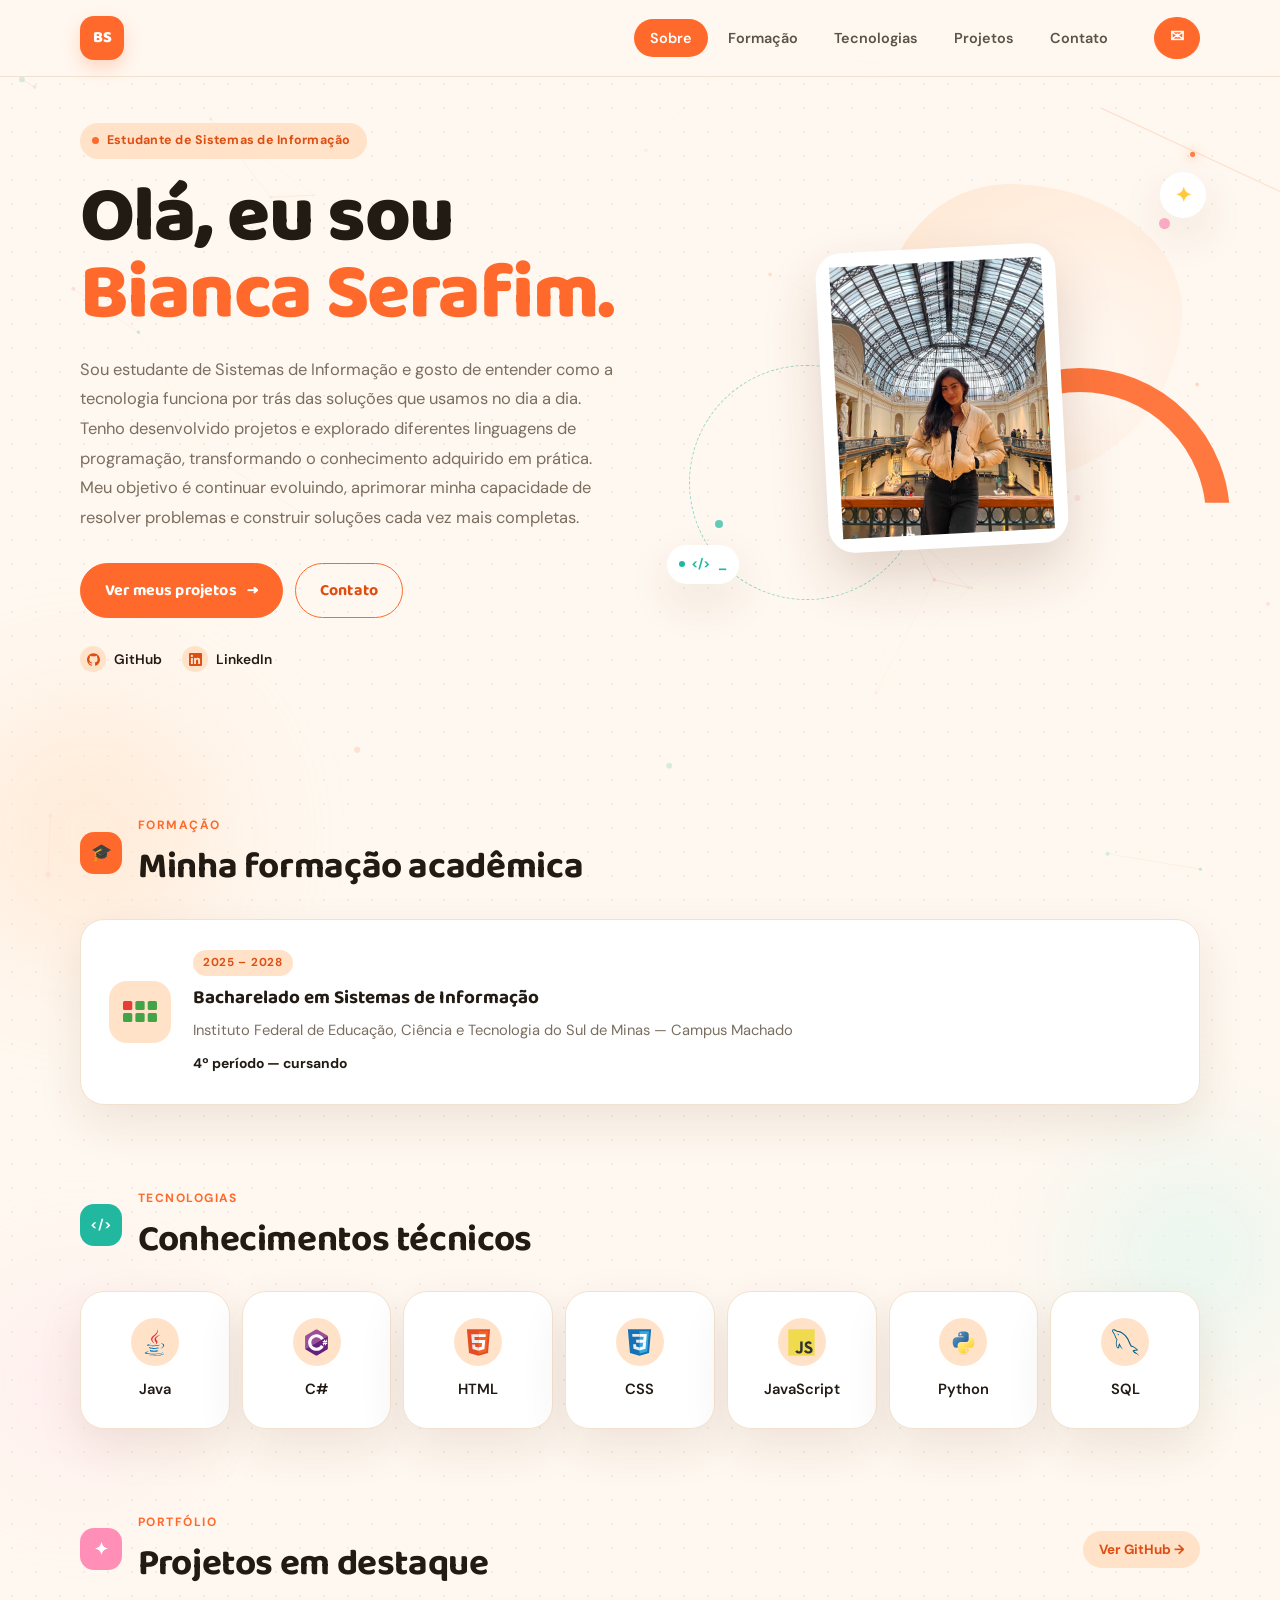
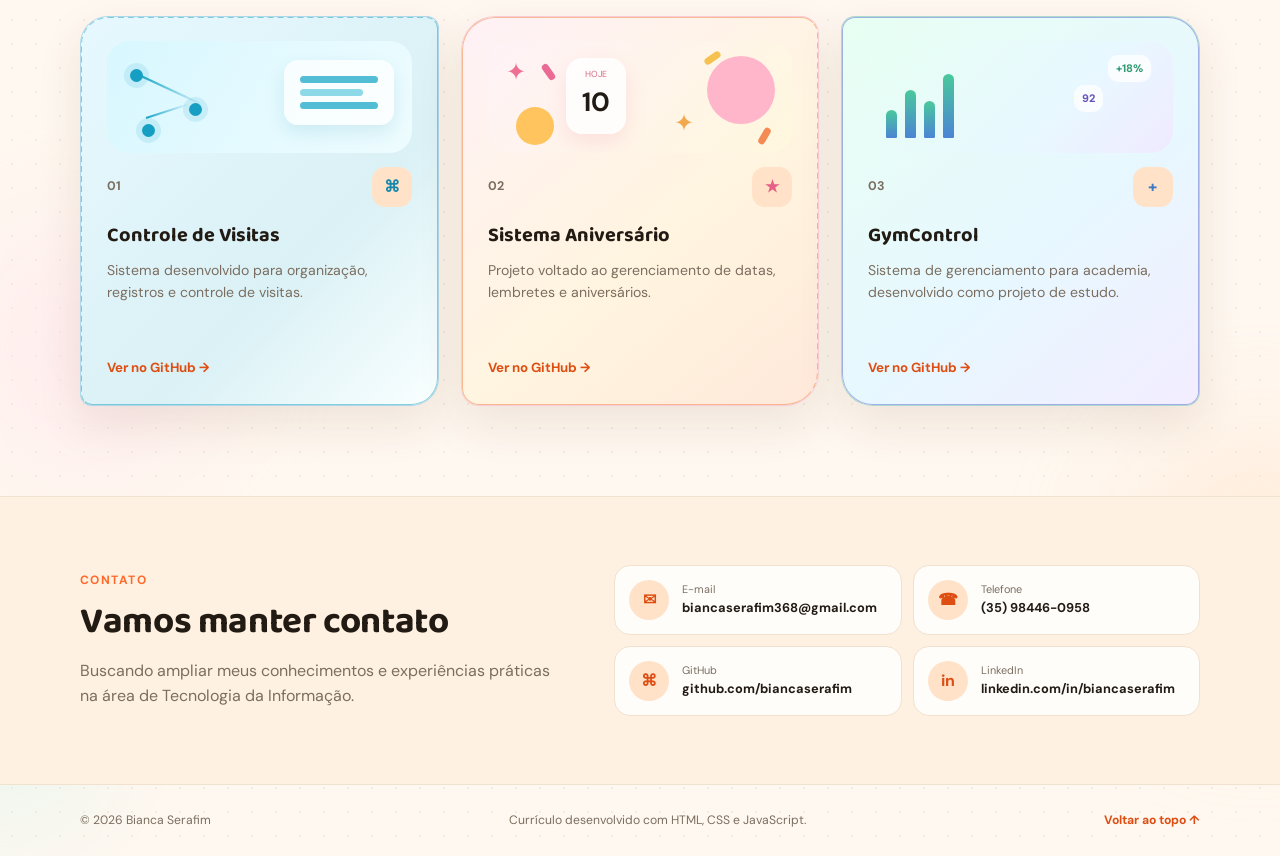
<file: index.html>
<!DOCTYPE html>
<html lang="pt-BR">
<head>
    <meta charset="UTF-8">
    <meta name="viewport" content="width=device-width, initial-scale=1.0">
    <meta name="description" content="Currículo online de Bianca Serafim, estudante de Sistemas de Informação.">
    <title>Bianca Serafim | Sistemas de Informação</title>
    <link rel="stylesheet" href="style.css">
</head>
<body>

<div class="bg-tech" aria-hidden="true">
    <canvas id="techCanvas"></canvas>
    <div class="bg-grid-glow" id="bgGridGlow"></div>
    <div class="bg-symbols" id="bgSymbols"></div>
</div>

<header class="topo" id="inicio">
    <nav class="nav container" aria-label="Navegação principal">
        <a class="logo" href="#inicio" aria-label="Início">BS</a>

        <button class="menu-toggle" id="menuToggle" aria-label="Abrir menu" aria-expanded="false">
            <span></span><span></span><span></span>
        </button>

        <ul class="nav-links" id="navLinks">
            <li><a class="nav-link active" href="#sobre">Sobre</a></li>
            <li><a class="nav-link" href="#formacao">Formação</a></li>
            <li><a class="nav-link" href="#tecnologias">Tecnologias</a></li>
            <li><a class="nav-link" href="#projetos">Projetos</a></li>
            <li><a class="nav-link" href="#contato">Contato</a></li>
        </ul>

        <a class="btn btn-small btn-icon-only" href="#contato" aria-label="Ir para contato">✉</a>
    </nav>
</header>

<main>
    <section class="hero container" id="sobre">
        <div class="hero-content">
            <span class="eyebrow-pill"><i class="eyebrow-dot"></i>Estudante de Sistemas de Informação</span>
            <h1>Olá, eu sou <span>Bianca Serafim.</span></h1>
            <p class="hero-text">
             Sou estudante de Sistemas de Informação e gosto de entender como a tecnologia funciona por trás das soluções que usamos no dia a dia. Tenho desenvolvido projetos e explorado diferentes linguagens de programação, transformando o conhecimento adquirido em prática. Meu objetivo é continuar evoluindo, aprimorar minha capacidade de resolver problemas e construir soluções cada vez mais completas.
 

            <div class="hero-actions">
                <a class="btn" href="#projetos">Ver meus projetos <span>→</span></a>
                <a class="btn btn-outline" href="#contato">Contato</a>
            </div>

            <div class="social-links" aria-label="Redes profissionais">
                <a href="https://github.com/biancaserafim" target="_blank" rel="noopener noreferrer">
                    <span class="social-icon">
                        <svg viewBox="0 0 24 24" fill="currentColor" aria-hidden="true"><path d="M12 .297c-6.63 0-12 5.373-12 12 0 5.303 3.438 9.8 8.205 11.385.6.113.82-.258.82-.577 0-.285-.01-1.04-.015-2.04-3.338.724-4.042-1.61-4.042-1.61-.546-1.387-1.333-1.756-1.333-1.756-1.089-.745.083-.729.083-.729 1.205.084 1.839 1.237 1.839 1.237 1.07 1.834 2.809 1.304 3.495.997.108-.775.418-1.305.76-1.605-2.665-.3-5.466-1.332-5.466-5.93 0-1.31.465-2.38 1.235-3.22-.135-.303-.54-1.523.105-3.176 0 0 1.005-.322 3.3 1.23.955-.266 1.98-.399 3-.405 1.02.006 2.045.139 3 .405 2.28-1.552 3.285-1.23 3.285-1.23.645 1.653.24 2.873.12 3.176.765.84 1.23 1.91 1.23 3.22 0 4.61-2.805 5.625-5.475 5.92.42.36.81 1.096.81 2.22 0 1.606-.015 2.896-.015 3.286 0 .315.21.69.825.57C20.565 22.092 24 17.592 24 12.297c0-6.627-5.373-12-12-12"/></svg>
                    </span>
                    GitHub
                </a>
                <a href="https://www.linkedin.com/in/biancaserafim" target="_blank" rel="noopener noreferrer">
                    <span class="social-icon">
                        <svg viewBox="0 0 24 24" fill="currentColor" aria-hidden="true"><path d="M20.447 20.452h-3.554v-5.569c0-1.328-.027-3.037-1.852-3.037-1.853 0-2.136 1.445-2.136 2.939v5.667H9.351V9h3.414v1.561h.046c.477-.9 1.637-1.85 3.37-1.85 3.601 0 4.267 2.37 4.267 5.455v6.286zM5.337 7.433c-1.144 0-2.063-.926-2.063-2.065 0-1.138.92-2.063 2.063-2.063 1.14 0 2.064.925 2.064 2.063 0 1.139-.925 2.065-2.064 2.065zm1.782 13.019H3.555V9h3.564v11.452zM22.225 0H1.771C.792 0 0 .774 0 1.729v20.542C0 23.227.792 24 1.771 24h20.451C23.2 24 24 23.227 24 22.271V1.729C24 .774 23.2 0 22.222 0h.003z"/></svg>
                    </span>
                    LinkedIn
                </a>
            </div>
        </div>

        <aside class="hero-aside" aria-label="Apresentação visual">
            <div class="hero-blob"></div>
            <div class="hero-arc"></div>
            <div class="hero-shape-ring"></div>

            <div class="photo-card">
                <img class="hero-photo" src="assets/perfil.png" alt="Foto de Bianca Serafim">
            </div>

            <div class="sticker sticker-star" aria-hidden="true">✦</div>
            <div class="sticker sticker-code" aria-hidden="true">
                <span class="term-dot"></span><span class="term-text" id="termText">&lt;/&gt;</span><span class="term-cursor">_</span>
            </div>

            <span class="floating-dot dot-one"></span>
            <span class="floating-dot dot-two"></span>
        </aside>
    </section>

    <section class="section section-decor decor-formacao container" id="formacao">
        <div class="section-heading">
            <span class="section-badge badge-orange" aria-hidden="true">🎓</span>
            <div>
                <p class="eyebrow">Formação</p>
                <h2>Minha formação acadêmica</h2>
            </div>
        </div>

        <article class="education-card reveal">
            <div class="education-icon">
                <img src="assets/if-logo.svg" alt="Logo IFSULDEMINAS" class="education-icon-logo">
            </div>
            <div class="education-content">
                <span class="tag">2025 – 2028</span>
                <h3>Bacharelado em Sistemas de Informação</h3>
                <div class="institution-line">
                    <p>Instituto Federal de Educação, Ciência e Tecnologia do Sul de Minas — Campus Machado</p>
                </div>
                <strong>4º período — cursando</strong>
            </div>
        </article>
    </section>

    <section class="section section-decor decor-tecnologias container" id="tecnologias">
        <div class="section-heading">
            <span class="section-badge badge-teal" aria-hidden="true">&lt;/&gt;</span>
            <div>
                <p class="eyebrow">Tecnologias</p>
                <h2>Conhecimentos técnicos</h2>
            </div>
        </div>

        <div class="tech-grid stagger">
            <article class="tech-card palette-orange reveal"><span class="tech-icon"><img src="assets/tech/java.svg" alt="Java"></span><h3>Java</h3></article>
            <article class="tech-card palette-purple reveal"><span class="tech-icon"><img src="assets/tech/csharp.svg" alt="C#"></span><h3>C#</h3></article>
            <article class="tech-card palette-red reveal"><span class="tech-icon"><img src="assets/tech/html.svg" alt="HTML"></span><h3>HTML</h3></article>
            <article class="tech-card palette-blue reveal"><span class="tech-icon"><img src="assets/tech/css.svg" alt="CSS"></span><h3>CSS</h3></article>
            <article class="tech-card palette-yellow reveal"><span class="tech-icon"><img src="assets/tech/js.svg" alt="JavaScript"></span><h3>JavaScript</h3></article>
            <article class="tech-card palette-teal reveal"><span class="tech-icon"><img src="assets/tech/python.svg" alt="Python"></span><h3>Python</h3></article>
            <article class="tech-card palette-green reveal"><span class="tech-icon"><img src="assets/tech/sql.svg" alt="SQL"></span><h3>SQL</h3></article>
        </div>
    </section>

    <section class="section section-decor decor-projetos container" id="projetos">
        <div class="section-heading section-heading-row">
            <div class="heading-left">
                <span class="section-badge badge-pink" aria-hidden="true">✦</span>
                <div>
                    <p class="eyebrow">Portfólio</p>
                    <h2>Projetos em destaque</h2>
                </div>
            </div>
            <a class="text-link" href="https://github.com/biancaserafim" target="_blank" rel="noopener noreferrer">Ver GitHub →</a>
        </div>

        <div class="projects-grid interactive-projects">
            <article class="project-card project-visits palette-blue" tabindex="0">
                <div class="project-visual visits-visual" aria-hidden="true">
                    <span class="node n1"></span><span class="node n2"></span><span class="node n3"></span>
                    <span class="route r1"></span><span class="route r2"></span>
                    <div class="mini-panel"><span></span><span></span><span></span></div>
                </div>
                <div class="project-top"><span class="project-number">01</span><span class="project-mark">⌘</span></div>
                <h3>Controle de Visitas</h3>
                <p>Sistema desenvolvido para organização, registros e controle de visitas.</p>
                <a class="project-link" href="https://github.com/biancaserafim/Controle-de-Visitas" target="_blank" rel="noopener noreferrer">Ver no GitHub →</a>
            </article>

            <article class="project-card project-birthday palette-pink" tabindex="0">
                <div class="project-visual birthday-visual" aria-hidden="true">
                    <span class="orb o1"></span><span class="orb o2"></span><span class="spark s1">✦</span><span class="spark s2">✦</span>
                    <div class="calendar-tile"><small>HOJE</small><strong>10</strong></div>
                    <i class="confetti c1"></i><i class="confetti c2"></i><i class="confetti c3"></i>
                </div>
                <div class="project-top"><span class="project-number">02</span><span class="project-mark">★</span></div>
                <h3>Sistema Aniversário</h3>
                <p>Projeto voltado ao gerenciamento de datas, lembretes e aniversários.</p>
                <a class="project-link" href="https://github.com/biancaserafim/Sistema-Aniversario.git" target="_blank" rel="noopener noreferrer">Ver no GitHub →</a>
            </article>

            <article class="project-card project-gym palette-teal" tabindex="0">
                <div class="project-visual gym-visual" aria-hidden="true">
                    <div class="bars"><i></i><i></i><i></i><i></i></div>
                    <svg class="chart" viewBox="0 0 160 60" fill="none"><path d="M4 48 C30 42 38 18 65 30 S95 48 115 18 S140 15 156 6"/></svg>
                    <span class="metric m1">+18%</span><span class="metric m2">92</span>
                </div>
                <div class="project-top"><span class="project-number">03</span><span class="project-mark">+</span></div>
                <h3>GymControl</h3>
                <p>Sistema de gerenciamento para academia, desenvolvido como projeto de estudo.</p>
                <a class="project-link" href="https://github.com/biancaserafim/GymControl" target="_blank" rel="noopener noreferrer">Ver no GitHub →</a>
            </article>
        </div>
    </section>

    <section class="contact-section section-decor decor-contato" id="contato">
        <div class="container contact-inner">
            <div>
                <p class="eyebrow">Contato</p>
                <h2>Vamos manter contato</h2>
                <p>Buscando ampliar meus conhecimentos e experiências práticas na área de Tecnologia da Informação.</p>
            </div>

            <div class="contact-actions stagger">
                <a class="contact-item reveal" href="mailto:biancaserafim368@gmail.com">
                    <span>✉</span>
                    <div><small>E-mail</small><strong>biancaserafim368@gmail.com</strong></div>
                </a>
                <a class="contact-item reveal" href="tel:+5535984460958">
                    <span>☎</span>
                    <div><small>Telefone</small><strong>(35) 98446-0958</strong></div>
                </a>
                <a class="contact-item reveal" href="https://github.com/biancaserafim" target="_blank" rel="noopener noreferrer">
                    <span>⌘</span>
                    <div><small>GitHub</small><strong>github.com/biancaserafim</strong></div>
                </a>
                <a class="contact-item reveal" href="https://www.linkedin.com/in/bianca-serafim" target="_blank" rel="noopener noreferrer">
                    <span>in</span>
                    <div><small>LinkedIn</small><strong>linkedin.com/in/biancaserafim</strong></div>
                </a>
            </div>
        </div>
    </section>
</main>

<footer class="footer">
    <div class="container footer-content">
        <span>© <span id="year"></span> Bianca Serafim</span>
        <span>Currículo desenvolvido com HTML, CSS e JavaScript.</span>
        <a href="#inicio">Voltar ao topo ↑</a>
    </div>
</footer>

<script src="script.js"></script>
</body>
</html>
</file>
<file: style.css>
@import url('https://fonts.googleapis.com/css2?family=Baloo+2:wght@600;700;800&family=DM+Sans:wght@400;500;600;700&display=swap');

:root {
    --bg: #fff8f0;
    --surface: #ffffff;
    --surface-soft: #fff1e1;
    --text: #221b14;
    --muted: #7b6e60;
    --line: #f1e2cf;
    --accent: #ff6a2c;
    --accent-dark: #de4e12;
    --accent-soft: #ffe2c8;
    --glow: rgba(255, 106, 44, .24);
    --yellow: #ffc93c;
    --pink: #ff8fb6;
    --teal: #22b8a0;
    --shadow: 0 18px 46px rgba(90, 46, 15, .1);
    --radius: 24px;
    --pill: 999px;
}

* { box-sizing: border-box; margin: 0; padding: 0; }
html { scroll-behavior: smooth; }
body { font-family: "DM Sans", Arial, sans-serif; background: var(--bg); background-image: radial-gradient(circle, rgba(34, 27, 20, .06) 1px, transparent 1px); background-size: 24px 24px; color: var(--text); line-height: 1.6; overflow-x: hidden; transition: background-color .35s ease, color .35s ease; }
a { color: inherit; text-decoration: none; }
.container { width: min(1120px, calc(100% - 40px)); margin-inline: auto; }

.topo { position: sticky; top: 0; z-index: 20; background: color-mix(in srgb, var(--bg) 88%, transparent); backdrop-filter: blur(14px); border-bottom: 1px solid var(--line); transition: border-color .3s ease, background .3s ease; }
.nav { min-height: 76px; display: flex; align-items: center; gap: 30px; }
.logo { width: 44px; height: 44px; display: grid; place-items: center; flex: 0 0 auto; border-radius: 14px; color: #fff; background: var(--accent); font-weight: 800; font-family: "Baloo 2", sans-serif; box-shadow: 0 8px 18px var(--glow); transition: background .35s ease, transform .25s ease; }
.logo:hover { transform: rotate(-8deg) scale(1.07); }
.nav-links { list-style: none; display: flex; align-items: center; gap: 4px; margin-left: auto; }
.nav-link { position: relative; color: #5b5248; font-size: .9rem; font-weight: 600; padding: 10px 16px; border-radius: var(--pill); transition: color .25s ease, background .25s ease; }
.nav-link:hover { color: var(--accent-dark); background: var(--accent-soft); }
.nav-link.active { color: #fff; background: var(--accent); }

.btn { position: relative; overflow: hidden; display: inline-flex; align-items: center; justify-content: center; gap: 10px; border: 1px solid var(--accent); background: var(--accent); color: #fff; padding: 14px 24px; border-radius: var(--pill); font-weight: 700; font-family: "Baloo 2", sans-serif; letter-spacing: .01em; transition: background .3s ease, border-color .3s ease, transform .2s ease, box-shadow .3s ease; box-shadow: 0 0 0 0 var(--glow); animation: btnGlow 2.8s ease-in-out infinite; }
.btn::after { content: ""; position: absolute; top: 0; left: -60%; width: 40%; height: 100%; background: linear-gradient(120deg, transparent, rgba(255,255,255,.65), transparent); transform: skewX(-20deg); transition: left .65s ease; }
.btn:hover::after { left: 130%; }
.btn:hover { background: var(--accent-dark); border-color: var(--accent-dark); transform: translateY(-2px) scale(1.015); box-shadow: 0 14px 28px var(--glow); animation: none; }
.btn-outline { color: var(--accent-dark); background: transparent; }
.btn-outline:hover { color: #fff; background: var(--accent-dark); }
.btn-small { padding: 10px 16px; font-size: .85rem; }
.btn-icon-only { padding: 12px 15px; font-size: 1.05rem; line-height: 1; border-radius: 50%; }
.menu-toggle { display: none; }

.hero { min-height: 590px; display: grid; grid-template-columns: 1.05fr .95fr; align-items: center; gap: 35px; padding-top: 46px; padding-bottom: 60px; scroll-margin-top: 76px; }
.hero-content { max-width: 610px; }
.eyebrow { color: var(--accent); text-transform: uppercase; letter-spacing: .12em; font-size: .75rem; font-weight: 700; margin-bottom: 11px; transition: color .3s ease; }
.eyebrow-pill { display: inline-flex; align-items: center; gap: 8px; color: var(--accent-dark); background: var(--accent-soft); border-radius: var(--pill); padding: 8px 16px 8px 12px; font-size: .78rem; font-weight: 700; letter-spacing: .02em; margin-bottom: 20px; }
.eyebrow-dot { width: 7px; height: 7px; border-radius: 50%; background: var(--accent); flex: 0 0 auto; }
h1 { font-family: "Baloo 2", sans-serif; font-weight: 800; font-size: clamp(3rem, 6.2vw, 4.9rem); line-height: .98; letter-spacing: -.02em; margin-bottom: 22px; }
h1 span { color: var(--accent); transition: color .35s ease; }
.hero-text { max-width: 540px; color: var(--muted); font-size: 1.03rem; line-height: 1.8; }
.hero-actions { display: flex; flex-wrap: wrap; gap: 12px; margin-top: 30px; }
.social-links { display: flex; gap: 20px; margin-top: 28px; font-size: .86rem; font-weight: 600; }
.social-links a { display: inline-flex; align-items: center; gap: 8px; transition: color .25s ease, transform .2s ease; }
.social-links a:hover { color: var(--accent); transform: translateY(-1px); }
.social-icon { width: 26px; height: 26px; display: grid; place-items: center; border-radius: 50%; background: var(--accent-soft); color: var(--accent-dark); transition: background .3s ease, color .3s ease; }
.social-icon svg { width: 13px; height: 13px; }
.social-links a:hover .social-icon { background: var(--accent); color: #fff; }

.hero-aside { min-height: 440px; position: relative; display: grid; place-items: center; }
.hero-aside::before { content: ""; position: absolute; z-index: 0; width: 270px; height: 270px; right: 20px; top: 22px; border-radius: 50%; background: radial-gradient(circle, var(--glow) 0%, transparent 68%); filter: blur(4px); animation: pulseGlow 4.5s ease-in-out infinite; }
.hero-blob { position: absolute; z-index: 0; width: 300px; height: 300px; right: 18px; top: 6px; border-radius: 42% 58% 60% 40% / 46% 42% 58% 54%; background: radial-gradient(circle at 32% 28%, rgba(255,255,255,.75), transparent 55%), var(--accent-soft); background-size: 220% 220%, 100% 100%; transition: background .35s ease, transform .5s ease; animation: blobShine 7s ease-in-out infinite; }
.hero-aside:hover .hero-blob { transform: rotate(4deg) scale(1.03); }
.hero-shape-ring { position: absolute; z-index: 0; width: 235px; height: 235px; left: 4px; bottom: 18px; border: 1.5px dashed var(--teal); border-radius: 50%; opacity: .5; transition: transform .5s ease; }
.hero-aside:hover .hero-shape-ring { transform: rotate(-16deg); }
.hero-arc { position: absolute; z-index: 1; width: 300px; height: 300px; right: -30px; bottom: -50px; border-radius: 50%; border: 24px solid var(--accent); clip-path: inset(0 0 55% 0); opacity: .9; transition: transform .5s ease, border-color .35s ease; }
.hero-aside:hover .hero-arc { transform: rotate(8deg); }

.photo-card { position: relative; z-index: 3; width: 240px; height: 300px; background: var(--surface); border-radius: 26px; padding: 14px; display: grid; place-items: center; box-shadow: 0 26px 55px rgba(90, 46, 15, .18); transform: rotate(-3deg); transition: transform .4s ease, box-shadow .4s ease; }
.hero-aside:hover .photo-card { transform: rotate(0deg) translateY(-4px); box-shadow: 0 32px 60px var(--glow); }
.hero-photo { width: 100%; height: 100%; object-fit: cover; object-position: center 38%; }

.sticker { position: absolute; z-index: 4; display: grid; place-items: center; background: var(--surface); border-radius: var(--pill); box-shadow: var(--shadow); font-weight: 700; transition: filter .35s ease; animation: floaty 3.2s ease-in-out infinite; }
.sticker-star { width: 46px; height: 46px; right: -6px; top: -6px; color: var(--yellow); font-size: 1.25rem; animation: floaty 3.2s ease-in-out infinite, twinkle 2.6s ease-in-out infinite; }
.sticker-code { left: -18px; bottom: 34px; padding: 9px 12px; display: inline-flex; align-items: center; gap: 6px; color: var(--teal); font-family: "DM Sans", monospace; font-size: .8rem; font-weight: 700; animation: floaty 3.6s ease-in-out infinite .4s; }
.hero-aside:hover .sticker { filter: brightness(1.06) saturate(1.15); }

.floating-dot { position: absolute; z-index: 1; border-radius: 50%; background: var(--pink); opacity: .7; transition: background .35s ease, transform .4s ease; animation: twinkle 3s ease-in-out infinite; }
.dot-one { width: 11px; height: 11px; top: 40px; right: 30px; }
.dot-two { width: 8px; height: 8px; bottom: 90px; left: 30px; background: var(--teal); animation-delay: .6s; }
.hero-aside:hover .dot-one { transform: translate(7px, -4px); }
.hero-aside:hover .dot-two { transform: translate(-5px, 5px); }

@keyframes floaty { 0%, 100% { transform: translateY(0); } 50% { transform: translateY(-7px); } }
@keyframes twinkle { 0%, 100% { opacity: .55; box-shadow: 0 0 0 rgba(255, 201, 60, 0); } 50% { opacity: 1; box-shadow: 0 0 16px 3px rgba(255, 201, 60, .5); } }
@keyframes pulseGlow { 0%, 100% { opacity: .5; transform: scale(1); } 50% { opacity: .95; transform: scale(1.1); } }
@keyframes blobShine { 0%, 100% { background-position: 32% 28%, 0 0; } 50% { background-position: 58% 46%, 0 0; } }
@keyframes btnGlow { 0%, 100% { box-shadow: 0 0 0 0 var(--glow); } 50% { box-shadow: 0 0 0 8px transparent, 0 8px 22px var(--glow); } }

@media (prefers-reduced-motion: reduce) {
    .btn, .sticker, .sticker-star, .sticker-code, .floating-dot, .hero-blob, .hero-aside::before {
        animation: none !important;
    }
}

.section { padding: 84px 0 0; scroll-margin-top: 92px; }
.section-heading { display: flex; align-items: center; gap: 16px; margin-bottom: 30px; }
.section-heading-row { justify-content: space-between; }
.heading-left { display: flex; align-items: center; gap: 16px; }
.section-badge { width: 42px; height: 42px; flex: 0 0 auto; display: grid; place-items: center; border-radius: 14px; font-size: 1.05rem; font-weight: 700; color: #fff; transition: transform .3s ease; }
.section-heading:hover .section-badge { transform: rotate(-8deg) scale(1.06); }
.badge-orange { background: var(--accent); }
.badge-teal { background: var(--teal); font-family: "DM Sans", monospace; font-size: .82rem; }
.badge-pink { background: var(--pink); }
h2 { font-family: "Baloo 2", sans-serif; font-weight: 700; font-size: clamp(1.7rem, 3.6vw, 2.3rem); line-height: 1.15; letter-spacing: -.01em; }

.education-card, .tech-card, .project-card, .strength-card { background: var(--surface); border: 1px solid var(--line); border-radius: var(--radius); box-shadow: var(--shadow); transition: border-color .3s ease, box-shadow .3s ease, transform .3s ease, background .35s ease; }
.education-card { padding: 28px; display: flex; align-items: center; gap: 22px; }
.education-icon { width: 62px; height: 62px; display: grid; place-items: center; border-radius: 18px; background: var(--accent-soft); font-size: 1.6rem; flex: 0 0 auto; transition: background .35s ease, transform .3s ease; }
.education-icon-logo { width: 34px; height: auto; display: block; }
.education-card:hover { transform: translateY(-4px) rotate(-.4deg); border-color: color-mix(in srgb, var(--accent) 45%, var(--line)); box-shadow: 0 22px 45px var(--glow); }
.education-card:hover .education-icon { transform: rotate(-6deg); }
.education-content h3 { margin: 7px 0 6px; font-size: 1.18rem; font-family: "Baloo 2", sans-serif; font-weight: 700; }
.education-content p { color: var(--muted); font-size: .92rem; }
.education-content strong { display: inline-block; margin-top: 9px; font-size: .87rem; }
.tag { display: inline-block; color: var(--accent-dark); background: var(--accent-soft); font-size: .72rem; font-weight: 700; text-transform: uppercase; letter-spacing: .06em; padding: 4px 10px; border-radius: var(--pill); }
.institution-line { display: flex; align-items: center; gap: 8px; }

.tech-grid { display: grid; grid-template-columns: repeat(7, 1fr); gap: 12px; }
.tech-card { min-height: 138px; padding: 19px 10px; text-align: center; display: flex; flex-direction: column; align-items: center; justify-content: center; cursor: default; }
.tech-card:hover, .tech-card:focus-within { transform: translateY(-7px) rotate(-1.5deg); border-color: var(--accent); box-shadow: 0 20px 38px var(--glow); background: var(--surface-soft); }
.tech-icon { position: relative; overflow: hidden; width: 48px; height: 48px; display: grid; place-items: center; border-radius: var(--pill); margin-bottom: 12px; background: var(--accent-soft); transition: background .35s ease, transform .3s ease; }
.tech-icon::after { content: ""; position: absolute; inset: 0; background: linear-gradient(120deg, transparent 30%, rgba(255,255,255,.75) 50%, transparent 70%); transform: translateX(-120%); transition: transform .6s ease; }
.tech-card:hover .tech-icon::after { transform: translateX(120%); }
.tech-icon img { width: 27px; height: 27px; object-fit: contain; position: relative; z-index: 1; }
.tech-card:hover .tech-icon { transform: scale(1.1) rotate(-6deg); }
.tech-card h3 { font-size: .92rem; font-weight: 600; }

.text-link { color: var(--accent-dark); background: var(--accent-soft); padding: 8px 16px; border-radius: var(--pill); font-size: .84rem; font-weight: 700; transition: background .3s ease, transform .2s ease; }
.text-link:hover { background: var(--accent); color: #fff; transform: translateX(2px); }
.projects-grid { display: grid; grid-template-columns: repeat(3, 1fr); gap: 18px; }
.project-card { padding: 26px; min-height: 285px; display: flex; flex-direction: column; }
.project-card:hover, .project-card:focus-within { transform: translateY(-8px) rotate(-.5deg); border-color: var(--accent); box-shadow: 0 24px 48px var(--glow); background: var(--surface-soft); }
.project-top { display: flex; justify-content: space-between; align-items: center; margin-bottom: 39px; }
.project-number { color: var(--muted); font-weight: 700; font-size: .78rem; }
.project-mark { width: 40px; height: 40px; display: grid; place-items: center; border-radius: 13px; background: var(--accent-soft); color: var(--accent-dark); font-weight: 800; transition: background .35s ease, transform .3s ease; }
.project-card:hover .project-mark { transform: rotate(-10deg) scale(1.05); }
.project-card h3 { font-size: 1.18rem; margin-bottom: 8px; font-family: "Baloo 2", sans-serif; font-weight: 700; }
.project-card p { color: var(--muted); font-size: .88rem; }
.project-tags { display: flex; flex-wrap: wrap; gap: 7px; margin-top: auto; padding-top: 20px; }
.project-tags span { padding: 5px 11px; border: 1px solid var(--line); border-radius: var(--pill); color: var(--muted); font-size: .68rem; font-weight: 600; background: rgba(255,255,255,.55); }
.project-link { margin-top: auto; padding-top: 20px; color: var(--accent-dark); font-weight: 700; font-size: .83rem; transition: color .25s ease, transform .2s ease; }
.project-link:hover { transform: translateX(3px); }

.strength-card { padding: 28px; align-self: start; }
.strength-card:hover { transform: translateY(-4px); border-color: color-mix(in srgb, var(--accent) 45%, var(--line)); box-shadow: 0 22px 45px var(--glow); }
.strength-card h3 { font-size: 1.2rem; margin-bottom: 17px; font-family: "Baloo 2", sans-serif; }
.strength-card ul { list-style: none; display: grid; gap: 12px; }
.strength-card li { color: var(--muted); padding-left: 22px; position: relative; font-size: .9rem; }
.strength-card li::before { content: "✓"; position: absolute; left: 0; color: var(--accent); font-weight: 800; }

.contact-section { margin-top: 90px; padding: 68px 0; background: var(--surface-soft); border-top: 1px solid var(--line); border-bottom: 1px solid var(--line); transition: background .35s ease; scroll-margin-top: 76px; }
.contact-inner { display: grid; grid-template-columns: .9fr 1.1fr; gap: 55px; align-items: center; }
.contact-inner h2 { max-width: 500px; }
.contact-inner > div:first-child > p:last-child { color: var(--muted); margin-top: 14px; max-width: 500px; }
.contact-actions { display: grid; grid-template-columns: 1fr 1fr; gap: 11px; }
.contact-item { display: flex; align-items: center; gap: 13px; background: rgba(255,255,255,.85); border: 1px solid var(--line); border-radius: 16px; padding: 14px; transition: border-color .3s ease, transform .25s ease, box-shadow .3s ease; }
.contact-item:hover { border-color: var(--accent); transform: translateY(-3px) rotate(-.5deg); box-shadow: 0 14px 28px var(--glow); }
.contact-item > span { width: 40px; height: 40px; display: grid; place-items: center; border-radius: var(--pill); background: var(--accent-soft); color: var(--accent-dark); font-weight: 700; transition: background .35s ease, color .35s ease; }
.contact-item div { display: flex; flex-direction: column; min-width: 0; }
.contact-item small { color: var(--muted); font-size: .68rem; }
.contact-item strong { font-size: .8rem; overflow-wrap: anywhere; }

.footer { padding: 26px 0; }
.footer-content { display: flex; justify-content: space-between; gap: 20px; color: var(--muted); font-size: .76rem; }
.footer a { color: var(--accent-dark); font-weight: 700; }

/* === Fundo tecnológico animado === */
.bg-tech { position: fixed; inset: 0; z-index: -1; pointer-events: none; overflow: hidden; }
#techCanvas { position: absolute; inset: 0; width: 100%; height: 100%; }
.bg-symbols { position: absolute; inset: 0; }

.bg-symbol { position: absolute; opacity: 0; will-change: transform, opacity; animation-timing-function: ease-in-out; animation-iteration-count: infinite; animation-duration: var(--dur, 12s); animation-delay: var(--delay, 0s); }
.bg-symbol-inner { display: inline-block; font-family: "DM Sans", monospace; font-weight: 700; letter-spacing: .02em; transition: filter .45s ease, text-shadow .45s ease; }
.bg-symbol.dot .bg-symbol-inner { display: block; width: 100%; height: 100%; border-radius: 50%; background: currentColor; }
.bg-symbol.back { filter: blur(1.3px); }
.bg-symbol.near .bg-symbol-inner { filter: brightness(1.5); text-shadow: 0 0 8px currentColor; }

/* Spotlight: revela os pontinhos do grid de fundo ao redor do cursor, como um "farol" tecnológico.
   Some fica invisível parado — só aparece quando o cursor se move, sem poluir o layout. */
.bg-grid-glow {
    position: absolute;
    inset: 0;
    z-index: 1;
    opacity: 0;
    background-image: radial-gradient(circle, color-mix(in srgb, var(--accent) 80%, transparent) 1.6px, transparent 1.6px);
    background-size: 24px 24px;
    -webkit-mask-image: radial-gradient(210px circle at var(--mx, 50%) var(--my, 50%), #000 0%, transparent 72%);
    mask-image: radial-gradient(210px circle at var(--mx, 50%) var(--my, 50%), #000 0%, transparent 72%);
    transition: opacity .5s ease, background-image .35s ease;
}
.bg-grid-glow.active { opacity: .65; }

@media (pointer: coarse), (prefers-reduced-motion: reduce) {
    .bg-grid-glow { display: none; }
}

/* Mini terminal vivo dentro do sticker </> : LED pulsando + texto trocando + cursor piscando. */
.term-dot { width: 6px; height: 6px; border-radius: 50%; background: var(--teal); flex: 0 0 auto; animation: termPulse 1.8s ease-in-out infinite; }
.term-text { display: inline-block; min-width: 2.4ch; transition: opacity .18s ease; }
.term-cursor { animation: termBlink 1s step-end infinite; }
@keyframes termPulse { 0%, 100% { box-shadow: 0 0 0 0 rgba(34, 184, 160, .45); } 50% { box-shadow: 0 0 0 5px rgba(34, 184, 160, 0); } }
@keyframes termBlink { 0%, 100% { opacity: 1; } 50% { opacity: 0; } }

@media (prefers-reduced-motion: reduce) {
    .term-dot, .term-cursor { animation: none !important; }
}

@keyframes driftDown { 0% { transform: translateY(-16px); opacity: 0; } 18% { opacity: .2; } 82% { opacity: .2; } 100% { transform: translateY(16px); opacity: 0; } }
@keyframes driftUp { 0% { transform: translateY(16px); opacity: 0; } 18% { opacity: .2; } 82% { opacity: .2; } 100% { transform: translateY(-16px); opacity: 0; } }
@keyframes driftDownBack { 0% { transform: translateY(-12px); opacity: 0; } 18% { opacity: .1; } 82% { opacity: .1; } 100% { transform: translateY(12px); opacity: 0; } }
@keyframes driftUpBack { 0% { transform: translateY(12px); opacity: 0; } 18% { opacity: .1; } 82% { opacity: .1; } 100% { transform: translateY(-12px); opacity: 0; } }
@keyframes glowBlink { 0%, 90%, 100% { text-shadow: none; } 95% { text-shadow: 0 0 8px currentColor; } }

@media (max-width: 700px) {
    .bg-symbol:nth-child(even) { display: none; }
}

@media (prefers-reduced-motion: reduce) {
    .bg-symbol { animation: none !important; opacity: .08 !important; }
}

/* Blobs decorativos suaves atrás de cada seção — dão cor ao fundo sem poluir o conteúdo. */
.section-decor { position: relative; }
.section-decor::before, .section-decor::after { content: ""; position: absolute; z-index: -1; border-radius: 50%; filter: blur(60px); pointer-events: none; opacity: .55; }
.decor-formacao::before { width: 260px; height: 260px; left: -120px; top: -30px; background: var(--accent-soft); }
.decor-tecnologias::before { width: 220px; height: 220px; right: -100px; top: 40px; background: #d8f5ee; }
.decor-tecnologias::after { width: 180px; height: 180px; left: -90px; bottom: -40px; background: #ffe3ec; }
.decor-projetos::before { width: 240px; height: 240px; left: -110px; bottom: -60px; background: #ffe3ec; }
.decor-contato::before { width: 260px; height: 260px; right: -110px; top: -60px; background: var(--accent-soft); }
.decor-contato::after { width: 200px; height: 200px; left: -100px; bottom: -50px; background: #d8f5ee; }

/* Entrada suave dos cards ao rolar a página. */
.reveal { opacity: 0; transform: translateY(20px); transition: opacity .6s ease, transform .6s ease; }
.reveal.in-view { opacity: 1; transform: none; }
.stagger > *:nth-child(1) { transition-delay: .02s; }
.stagger > *:nth-child(2) { transition-delay: .08s; }
.stagger > *:nth-child(3) { transition-delay: .14s; }
.stagger > *:nth-child(4) { transition-delay: .2s; }
.stagger > *:nth-child(5) { transition-delay: .26s; }
.stagger > *:nth-child(6) { transition-delay: .32s; }
.stagger > *:nth-child(7) { transition-delay: .38s; }

@media (prefers-reduced-motion: reduce) {
    .reveal { opacity: 1; transform: none; transition: none; }
}

/* Paletas usadas pela interação de hover. O JS troca o atributo data-palette no body. */
body[data-palette="purple"] { --accent: #8a5cf5; --accent-dark: #6a3ddb; --accent-soft: #f0e9ff; --surface-soft: #f8f5ff; --glow: rgba(138,92,245,.2); }
body[data-palette="teal"] { --accent: #17b3a3; --accent-dark: #0f8e81; --accent-soft: #e2faf6; --surface-soft: #f1fbfa; --glow: rgba(23,179,163,.2); }
body[data-palette="blue"] { --accent: #3d8bf5; --accent-dark: #2867c4; --accent-soft: #e8f1ff; --surface-soft: #f4f8ff; --glow: rgba(61,139,245,.2); }
body[data-palette="red"] { --accent: #ef5c56; --accent-dark: #c33e39; --accent-soft: #ffe9e8; --surface-soft: #fff7f6; --glow: rgba(239,92,86,.2); }
body[data-palette="yellow"] { --accent: #f0ab1c; --accent-dark: #c1830c; --accent-soft: #fff3d6; --surface-soft: #fffaf0; --glow: rgba(240,171,28,.2); }
body[data-palette="green"] { --accent: #45a854; --accent-dark: #2f8440; --accent-soft: #e6f8e9; --surface-soft: #f5fbf6; --glow: rgba(69,168,84,.2); }

@media (max-width: 920px) {
    .nav-links { gap: 2px; }
    .tech-grid { grid-template-columns: repeat(4, 1fr); }
    .hero { grid-template-columns: 1fr; padding-top: 55px; }
    .hero-content { max-width: 700px; }
    .hero-aside { min-height: 400px; }
    .projects-grid { grid-template-columns: 1fr; }
    .contact-inner { grid-template-columns: 1fr; }
}

@media (max-width: 700px) {
    .container { width: min(100% - 28px, 1120px); }
    .nav { justify-content: space-between; }
    .nav > .btn-small { display: none; }
    .menu-toggle { display: flex; flex-direction: column; gap: 4px; border: 0; background: transparent; cursor: pointer; padding: 8px; }
    .menu-toggle span { width: 23px; height: 2px; background: var(--text); border-radius: 2px; }
    .nav-links { display: none; position: absolute; left: 14px; right: 14px; top: 70px; padding: 10px; flex-direction: column; align-items: stretch; gap: 3px; background: var(--surface); border: 1px solid var(--line); border-radius: 18px; box-shadow: var(--shadow); }
    .nav-links.open { display: flex; }
    .nav-link { display: block; padding: 12px 14px; border-radius: 12px; }
    h1 { font-size: 2.9rem; }
    .hero-actions { flex-wrap: wrap; }
    .hero-aside { min-height: 340px; }
    .hero-blob { width: 220px; height: 220px; right: 8%; top: 6px; }
    .hero-shape-ring { width: 175px; height: 175px; left: 0; bottom: 10px; }
    .hero-arc { width: 220px; height: 220px; right: -20px; bottom: -30px; border-width: 18px; }
    .photo-card { width: 175px; height: 225px; padding: 10px; border-radius: 20px; }
    .sticker-star { width: 38px; height: 38px; font-size: 1rem; }
    .sticker-code { padding: 7px 10px; font-size: .7rem; }
    .tech-grid { grid-template-columns: repeat(2, 1fr); }
    .section { padding-top: 64px; }
    .section-heading-row { align-items: center; }
    .text-link { display: none; }
    .education-card { align-items: flex-start; padding: 22px; }
    .education-icon { width: 52px; height: 52px; font-size: 1.3rem; }
    .education-icon-logo { width: 28px; }
    .institution-line { align-items: flex-start; }
    .contact-actions { grid-template-columns: 1fr; }
    .footer-content { flex-direction: column; }
}


/* === Projetos: três experiências com o mesmo peso visual === */
.projects-grid.interactive-projects{display:grid;grid-template-columns:repeat(3,minmax(0,1fr));gap:22px;perspective:1200px}
.project-card{position:relative;isolation:isolate;min-height:390px;padding:26px;overflow:hidden;transform-style:preserve-3d;transition:transform .22s ease,box-shadow .3s ease,border-color .3s ease;cursor:default}
.project-card::before{content:"";position:absolute;inset:0;z-index:-2;opacity:.94}
.project-card::after{content:"";position:absolute;inset:-1px;z-index:-1;border:2px solid transparent;pointer-events:none}
.project-card:hover,.project-card:focus-within{transform:translateY(-5px);box-shadow:0 26px 60px rgba(31,40,55,.16)}
.project-visual{height:112px;position:relative;margin:-2px 0 14px;border-radius:22px;overflow:hidden;transform:translateZ(25px)}
.project-visits{border-radius:28px 12px 28px 12px;border-color:rgba(25,140,190,.35)}
.project-visits::before{background:linear-gradient(135deg,#e5f8ff,#d8f0f5 62%,#f9ffff)}
.project-visits::after{border-color:rgba(30,160,190,.5);border-radius:28px 12px 28px 12px;border-style:dashed solid solid dashed}
.project-birthday{border-radius:34px 18px 34px 18px;border-color:rgba(237,111,143,.35)}
.project-birthday::before{background:linear-gradient(140deg,#fff0f5,#fff4dd 58%,#ffe7d8)}
.project-birthday::after{border-color:rgba(244,145,91,.6);border-radius:34px 18px 34px 18px;border-style:solid dashed solid solid}
.project-gym{border-radius:14px 32px 14px 32px;border-color:rgba(54,164,131,.4)}
.project-gym::before{background:linear-gradient(140deg,#e6fff2,#e6f7ff 58%,#f2ecff)}
.project-gym::after{border-color:rgba(87,105,205,.5);border-radius:14px 32px 14px 32px;border-style:double solid double solid}
.project-top{margin-bottom:12px}.project-card h3{font-size:1.25rem}.project-card p{min-height:46px}.project-mark{transition:transform .35s ease,filter .35s ease}
.project-visits .project-mark{color:#1688ad}.project-birthday .project-mark{color:#e75f87}.project-gym .project-mark{color:#417bc5}
.project-reveal{margin-top:auto;width:max-content;border:0;background:transparent;color:var(--text);font:inherit;font-weight:800;padding:9px 0;cursor:pointer;position:relative}.project-reveal::after{content:"";position:absolute;left:0;bottom:4px;width:34px;height:2px;background:currentColor;transition:width .3s ease}.project-reveal:hover::after{width:100%}.project-reveal span{display:inline-block;transition:transform .25s ease}.project-reveal:hover span{transform:translate(4px,-3px)}
.project-details{padding-top:8px;animation:detailsIn .35s ease}.project-tags{display:flex;flex-wrap:wrap;gap:7px}.project-tags span{transition:transform .2s ease,box-shadow .2s ease}.project-tags span:hover{transform:translateY(-2px) rotate(-1deg);box-shadow:0 6px 14px rgba(0,0,0,.08)}
@keyframes detailsIn{from{opacity:0;transform:translateY(-8px)}to{opacity:1;transform:none}}
/* Controle */
.visits-visual{background:linear-gradient(120deg,#d8f7ff,#eefcff)}.mini-panel{position:absolute;right:18px;top:19px;width:110px;padding:10px;border-radius:14px;background:rgba(255,255,255,.75);box-shadow:0 8px 18px rgba(20,130,160,.12)}.mini-panel span{display:block;height:7px;margin:6px;border-radius:10px;background:#54bdd6}.mini-panel span:nth-child(2){width:70%;background:#8ed9e8}.node{position:absolute;width:13px;height:13px;border-radius:50%;background:#169fc3;box-shadow:0 0 0 6px rgba(22,159,195,.12)}.n1{left:23px;top:28px}.n2{left:82px;top:62px}.n3{left:35px;bottom:16px}.route{position:absolute;height:2px;background:linear-gradient(90deg,#19a4c5,transparent);transform-origin:left;transition:transform .6s ease}.r1{left:34px;top:34px;width:68px;transform:rotate(25deg)}.r2{left:39px;top:76px;width:45px;transform:rotate(-18deg)}.project-visits:hover .route{transform:scaleX(1.18) rotate(25deg)}.project-visits:hover .r2{transform:scaleX(1.18) rotate(-18deg)}.project-visits:hover .node{animation:pulseNode 1.2s infinite alternate}@keyframes pulseNode{to{box-shadow:0 0 0 10px rgba(22,159,195,.03)}}
/* Aniversário */
.birthday-visual{background:linear-gradient(135deg,#fff2f7,#fff7dd)}.orb{position:absolute;border-radius:50%;filter:blur(.1px);transition:transform .5s ease}.o1{width:68px;height:68px;right:17px;top:15px;background:#ffb5ca}.o2{width:38px;height:38px;left:28px;bottom:8px;background:#ffc45d}.spark{position:absolute;color:#ef6f92;font-size:24px}.s1{left:18px;top:12px}.s2{right:98px;bottom:10px;color:#f2a84d}.calendar-tile{position:absolute;left:78px;top:17px;width:60px;height:76px;border-radius:16px;background:rgba(255,255,255,.82);display:grid;place-content:center;text-align:center;box-shadow:0 8px 20px rgba(235,112,141,.15)}.calendar-tile small{font-size:.55rem;color:#d76a84}.calendar-tile strong{font-size:1.65rem}.confetti{position:absolute;width:7px;height:18px;border-radius:6px;background:#f48b55}.c1{right:24px;bottom:8px;transform:rotate(30deg)}.c2{left:57px;top:22px;background:#e96b96;transform:rotate(-35deg)}.c3{right:76px;top:8px;background:#f5c251;transform:rotate(55deg)}.project-birthday:hover .orb{transform:translateY(-8px) scale(1.08)}.project-birthday:hover .spark,.project-birthday:hover .confetti{animation:floatParty .8s ease-in-out infinite alternate}@keyframes floatParty{to{transform:translateY(-7px) rotate(15deg)}}
/* Gym */
.gym-visual{background:linear-gradient(135deg,#e7fff3,#e8f8ff 62%,#f0eaff)}.bars{position:absolute;left:18px;bottom:15px;height:74px;display:flex;gap:8px;align-items:end}.bars i{width:11px;border-radius:9px 9px 2px 2px;background:linear-gradient(#49c99b,#4b84d5);transition:height .6s cubic-bezier(.2,.8,.2,1)}.bars i:nth-child(1){height:28px}.bars i:nth-child(2){height:48px}.bars i:nth-child(3){height:37px}.bars i:nth-child(4){height:64px}.project-gym:hover .bars i:nth-child(1){height:46px}.project-gym:hover .bars i:nth-child(2){height:68px}.project-gym:hover .bars i:nth-child(3){height:57px}.project-gym:hover .bars i:nth-child(4){height:78px}.chart{position:absolute;right:12px;bottom:13px;width:150px;height:60px}.chart path{stroke:#6c59c8;stroke-width:3;stroke-linecap:round;stroke-dasharray:250;stroke-dashoffset:250;transition:stroke-dashoffset 1s ease}.project-gym:hover .chart path{stroke-dashoffset:0}.metric{position:absolute;padding:5px 8px;border-radius:10px;background:rgba(255,255,255,.8);font-size:.68rem;font-weight:800}.m1{right:22px;top:14px;color:#329a73}.m2{right:70px;top:44px;color:#6953bd}
@media (max-width:900px){.projects-grid.interactive-projects{grid-template-columns:1fr}.project-card{min-height:360px}}
@media (prefers-reduced-motion:reduce){.project-card,.project-card *{animation:none!important;transition:none!important}}
</file>
